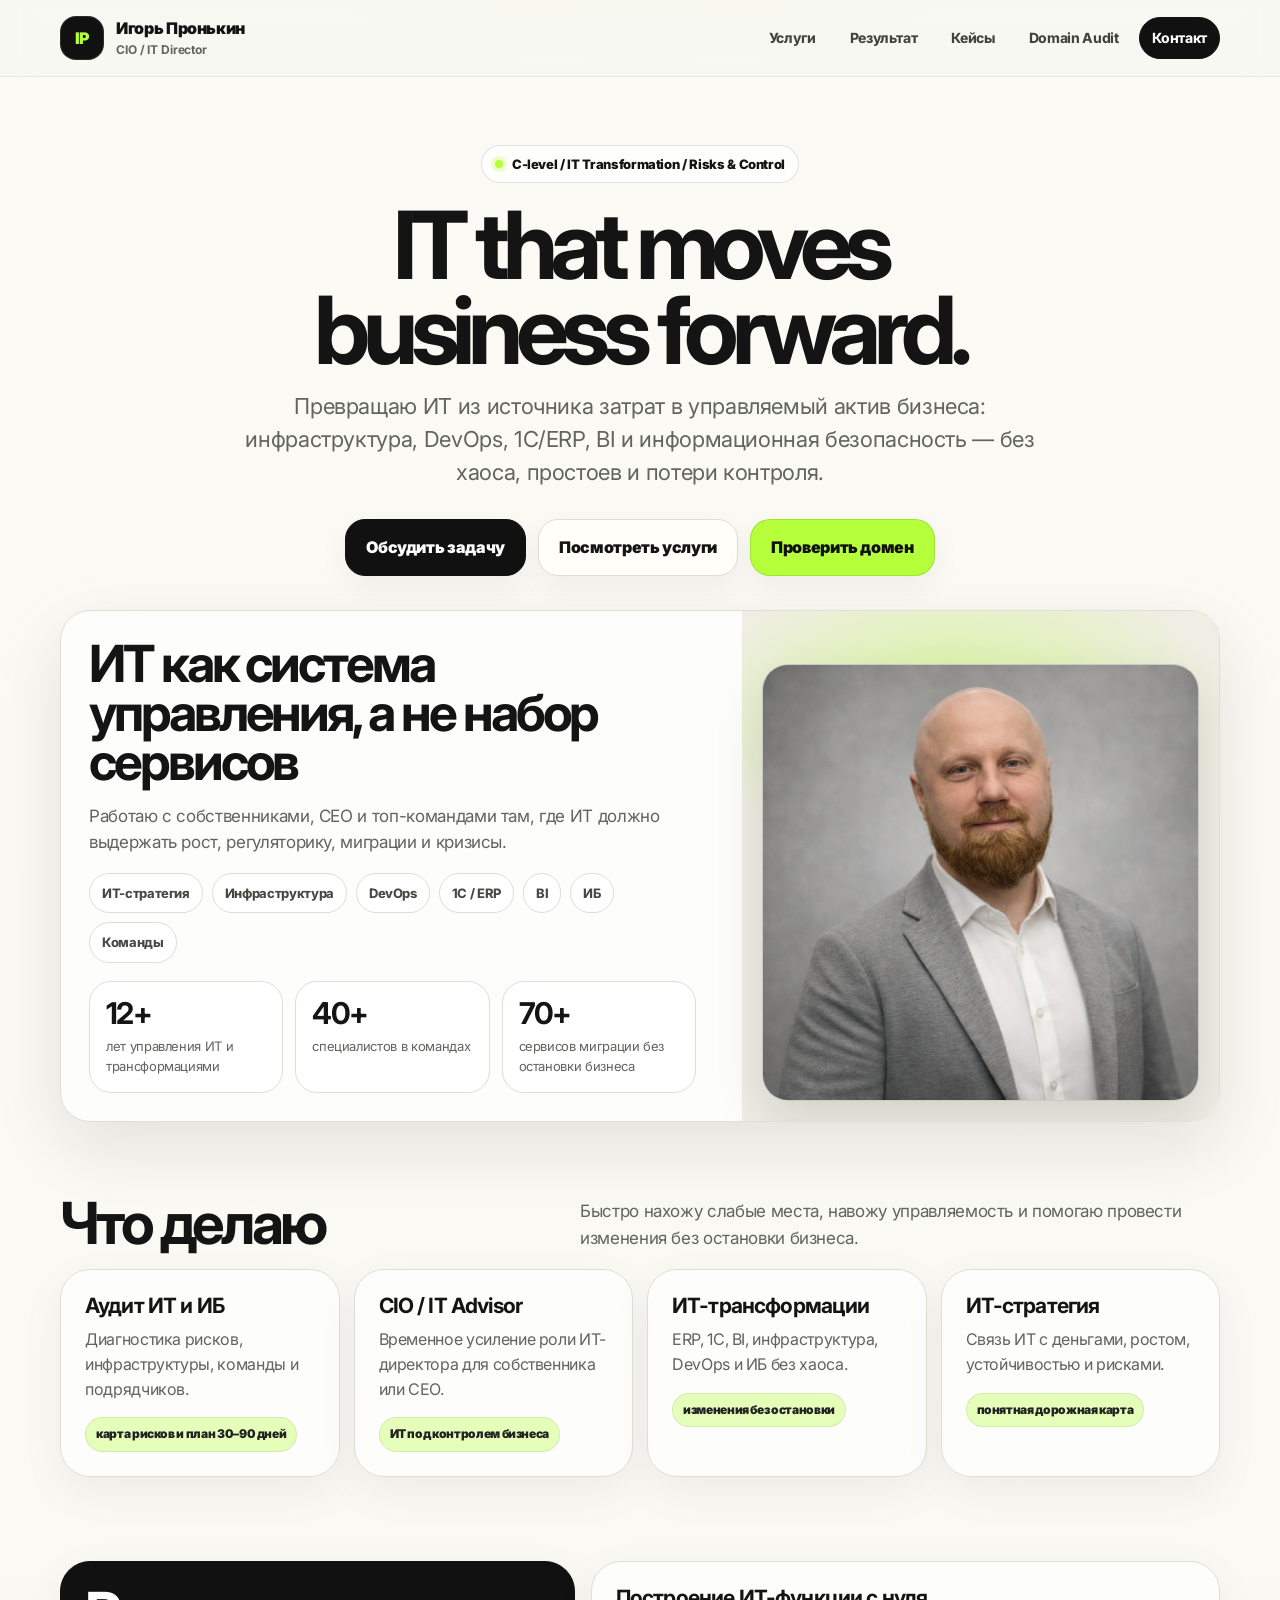
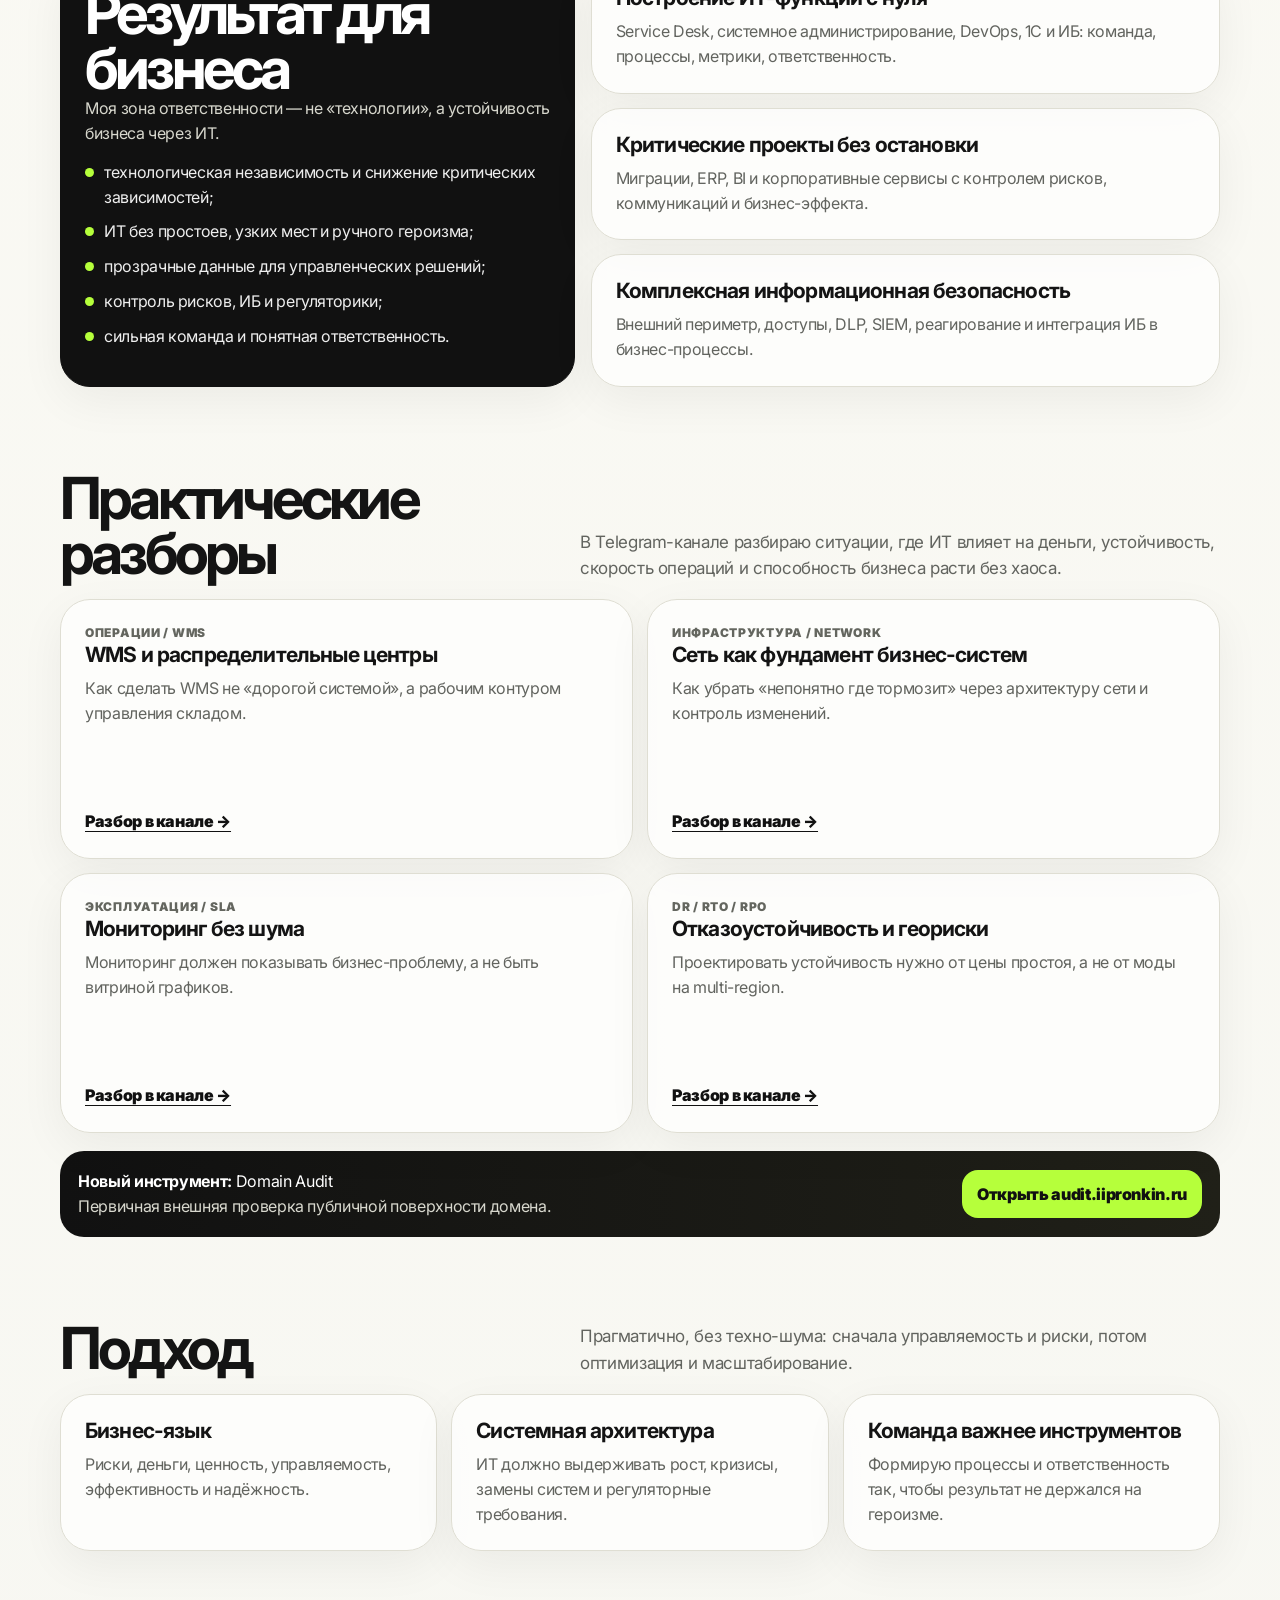
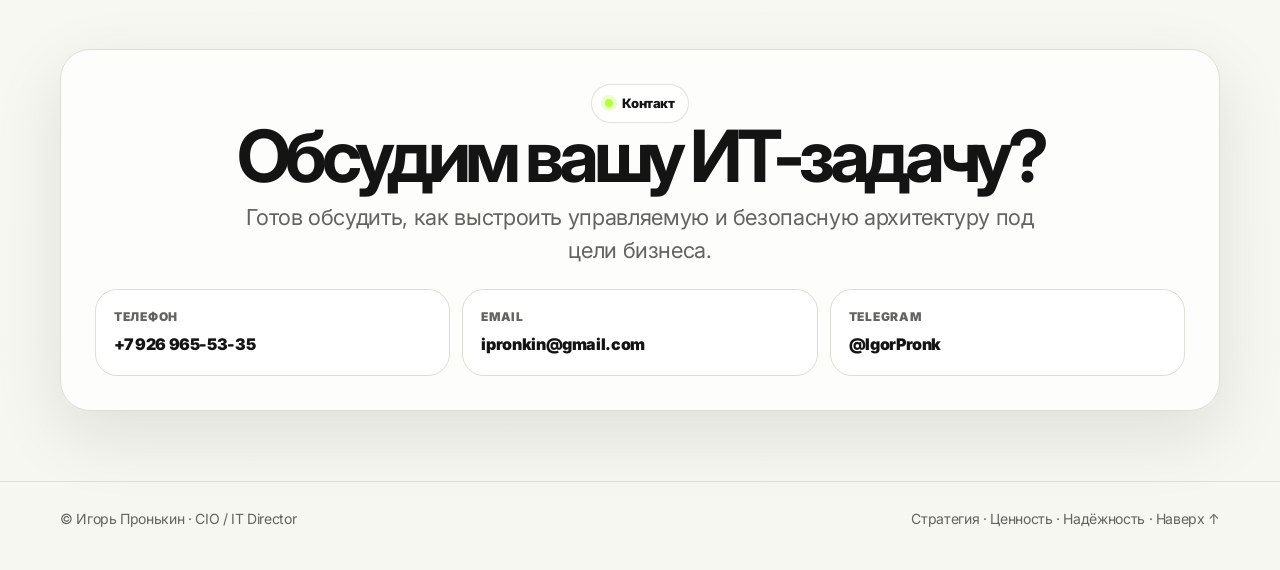
<file: index.html>
<!doctype html>
<html lang="ru">
<head>
  <!-- Yandex.Metrika counter -->
  <script type="text/javascript">
      (function(m,e,t,r,i,k,a){
          m[i]=m[i]||function(){(m[i].a=m[i].a||[]).push(arguments)};
          m[i].l=1*new Date();
          for (var j = 0; j < document.scripts.length; j++) {if (document.scripts[j].src === r) { return; }}
          k=e.createElement(t),a=e.getElementsByTagName(t)[0],k.async=1,k.src=r,a.parentNode.insertBefore(k,a)
      })(window, document,'script','https://mc.yandex.ru/metrika/tag.js?id=106325605', 'ym');
      ym(106325605, 'init', {ssr:true, webvisor:true, clickmap:true, ecommerce:"dataLayer", accurateTrackBounce:true, trackLinks:true});
  </script>
  <noscript><div><img src="https://mc.yandex.ru/watch/106325605" style="position:absolute; left:-9999px;" alt="" /></div></noscript>
  <!-- /Yandex.Metrika counter -->

  <meta charset="utf-8" />
  <meta name="viewport" content="width=device-width, initial-scale=1" />
  <title>Игорь Пронькин | CIO / IT Director</title>
  <meta name="description" content="Игорь Пронькин — CIO / IT Director. ИТ-трансформация, 1С, ERP, BI, инфраструктура, информационная безопасность и управление ИТ-командами." />
  <meta name="robots" content="index,follow,max-image-preview:large" />
  <link rel="canonical" href="https://iipronkin.ru/" />
  <meta property="og:type" content="website" />
  <meta property="og:title" content="Игорь Пронькин | CIO / IT Director" />
  <meta property="og:description" content="ИТ как управляемый актив бизнеса: стратегия, архитектура, инфраструктура, ERP/BI и информационная безопасность." />
  <meta property="og:url" content="https://iipronkin.ru/" />
  <meta property="og:site_name" content="Игорь Пронькин" />
  <meta name="twitter:card" content="summary_large_image" />
  <link rel="icon" href="/favicon.svg" type="image/svg+xml" />
  <link rel="preconnect" href="https://fonts.googleapis.com">
  <link rel="preconnect" href="https://fonts.gstatic.com" crossorigin>
  <link href="https://fonts.googleapis.com/css2?family=Inter:wght@400;500;600;700;800;900&display=swap" rel="stylesheet">
  <style>
    :root{
      --bg:#f7f7f2; --paper:#fffef8; --ink:#141414; --muted:#62645f; --line:#dfded3;
      --accent:#b6ff3b; --accent-soft:rgba(182,255,59,.34); --black:#111; --ok:#137a3f;
      --shadow:0 24px 70px rgba(20,20,20,.10); --radius:30px; --radius2:20px; --max:1160px;
    }
    *{box-sizing:border-box} html{scroll-behavior:smooth} body{margin:0;font-family:Inter,system-ui,-apple-system,Segoe UI,sans-serif;background:radial-gradient(980px 460px at 50% -7%,rgba(182,255,59,.50),transparent 66%),linear-gradient(180deg,#fbfaf4 0%,var(--bg) 100%);color:var(--ink);letter-spacing:-.022em;line-height:1.55} a{color:inherit;text-decoration:none}.wrap{width:min(var(--max),calc(100% - 36px));margin:0 auto}.top{position:sticky;top:0;z-index:20;backdrop-filter:blur(16px);background:rgba(247,247,242,.76);border-bottom:1px solid rgba(20,20,20,.08)}.nav{display:flex;align-items:center;justify-content:space-between;gap:18px;padding:16px 0}.brand{display:flex;align-items:center;gap:12px;font-weight:900}.mark{width:44px;height:44px;border-radius:16px;display:grid;place-items:center;background:var(--black);color:var(--accent);box-shadow:inset 0 0 0 1px rgba(255,255,255,.12);letter-spacing:-.05em}.brand small{display:block;color:var(--muted);font-size:12px;font-weight:700;letter-spacing:-.01em}.links{display:flex;gap:8px;align-items:center;flex-wrap:wrap}.links a{font-size:14px;font-weight:750;color:#41433f;border:1px solid transparent;border-radius:999px;padding:9px 12px}.links a:hover{background:rgba(255,255,255,.58);border-color:var(--line)}.links .cta{background:var(--black);color:#fff;border-color:var(--black)}.hero{text-align:center;padding:68px 0 32px}.eyebrow{display:inline-flex;gap:9px;align-items:center;border:1px solid rgba(20,20,20,.12);border-radius:999px;padding:8px 13px;background:rgba(255,255,255,.68);font-weight:850;font-size:13px}.dot{width:8px;height:8px;border-radius:99px;background:var(--accent);box-shadow:0 0 0 4px rgba(182,255,59,.26)}h1{font-size:clamp(46px,8vw,94px);line-height:.9;margin:20px auto 18px;max-width:980px;letter-spacing:-.078em}h1 span{display:block}.lead{max-width:820px;margin:0 auto;color:var(--muted);font-size:clamp(18px,2vw,22px);line-height:1.5}.hero-actions{display:flex;gap:12px;justify-content:center;flex-wrap:wrap;margin:30px 0 0}.btn{display:inline-flex;align-items:center;justify-content:center;border-radius:20px;padding:15px 20px;font-weight:900;border:1px solid var(--line);background:#fffef8;box-shadow:0 10px 30px rgba(20,20,20,.05)}.btn.primary{background:var(--black);border-color:var(--black);color:white}.btn.accent{background:var(--accent);border-color:rgba(20,20,20,.12);color:#111}.panel{background:rgba(255,255,255,.72);border:1px solid var(--line);border-radius:var(--radius);box-shadow:var(--shadow)}.hero-panel{display:grid;grid-template-columns:1fr .72fr;gap:18px;margin:34px auto 0;text-align:left;overflow:hidden}.hero-copy{padding:28px}.photo-card{min-height:100%;display:grid;grid-template-columns:1fr;align-items:end;background:radial-gradient(420px 240px at 45% 20%,rgba(182,255,59,.45),transparent 64%),#efeee4;padding:20px}.photo{border-radius:26px;overflow:hidden;border:1px solid rgba(20,20,20,.10);background:#ddd;box-shadow:0 20px 50px rgba(20,20,20,.12)}.photo img{width:100%;display:block}.tags{display:flex;flex-wrap:wrap;gap:9px;margin-top:18px}.tag{border:1px solid var(--line);background:#fff;border-radius:999px;padding:9px 12px;color:#464842;font-weight:760;font-size:13px}.metrics{display:grid;grid-template-columns:repeat(3,minmax(0,1fr));gap:12px;margin-top:18px}.metric{background:#fff;border:1px solid var(--line);border-radius:22px;padding:16px}.metric strong{display:block;font-size:30px;line-height:1;letter-spacing:-.055em}.metric span{display:block;color:var(--muted);font-size:13px;margin-top:8px}.section{padding:42px 0}.section-head{display:flex;align-items:end;justify-content:space-between;gap:20px;margin-bottom:18px}.section h2{font-size:clamp(32px,5vw,58px);line-height:.95;margin:0;letter-spacing:-.065em}.section p.kicker{max-width:640px;color:var(--muted);font-size:17px;margin:0}.grid{display:grid;gap:14px}.grid.cols-4{grid-template-columns:repeat(4,minmax(0,1fr))}.grid.cols-3{grid-template-columns:repeat(3,minmax(0,1fr))}.card{background:rgba(255,255,255,.72);border:1px solid var(--line);border-radius:var(--radius);padding:24px;box-shadow:0 14px 46px rgba(20,20,20,.055)}.card h3{font-size:21px;line-height:1.1;margin:0 0 10px;letter-spacing:-.04em}.card p{color:var(--muted);margin:0}.label{display:inline-flex;border-radius:999px;background:var(--accent-soft);border:1px solid rgba(20,20,20,.08);padding:7px 10px;margin-top:16px;font-size:12px;font-weight:900;color:#222}.split{display:grid;grid-template-columns:.9fr 1.1fr;gap:16px}.black{background:#111;color:#fff;border-color:#111}.black p,.black li{color:#d7d7cd}.black .label{background:rgba(182,255,59,.16);color:var(--accent);border-color:rgba(182,255,59,.25)}ul.clean{margin:14px 0 0;padding:0;list-style:none;display:grid;gap:10px}ul.clean li{display:flex;gap:10px;align-items:flex-start;color:#444}.black ul.clean li{color:#eee}ul.clean li:before{content:"";width:9px;height:9px;border-radius:99px;background:var(--accent);margin-top:8px;flex:0 0 9px}.case-grid{grid-template-columns:repeat(2,minmax(0,1fr))}.case{display:flex;flex-direction:column;min-height:260px}.case-meta{font-size:12px;font-weight:900;color:#64665f;text-transform:uppercase;letter-spacing:.06em}.case a{margin-top:auto;color:#111;font-weight:900;text-decoration:underline;text-underline-offset:4px}.contact{padding:56px 0 70px}.contact-box{text-align:center;padding:34px}.contact-box h2{font-size:clamp(38px,6vw,72px);line-height:.92;margin:0 0 12px;letter-spacing:-.075em}.contact-links{display:grid;grid-template-columns:repeat(3,minmax(0,1fr));gap:12px;margin-top:22px;text-align:left}.contact-link{background:#fff;border:1px solid var(--line);border-radius:22px;padding:18px}.contact-link span{display:block}.contact-link .name{font-size:12px;text-transform:uppercase;color:var(--muted);font-weight:900;letter-spacing:.06em}.contact-link .value{font-size:16px;font-weight:900;margin-top:6px;word-break:break-word}footer{border-top:1px solid var(--line);padding:26px 0 40px;color:var(--muted);font-size:14px}.footer-row{display:flex;justify-content:space-between;gap:12px;flex-wrap:wrap}.audit-strip{margin-top:18px;padding:18px;border-radius:24px;background:linear-gradient(90deg,#111,#202018);color:white;display:flex;justify-content:space-between;align-items:center;gap:14px}.audit-strip span{color:#d7d7cd}.audit-strip a{background:var(--accent);color:#111;border-radius:16px;padding:12px 15px;font-weight:950;white-space:nowrap}@media(max-width:900px){.links{display:none}.hero-panel,.split,.grid.cols-4,.grid.cols-3,.case-grid,.contact-links{grid-template-columns:1fr}.hero{text-align:left}.hero-actions{justify-content:flex-start}.metrics{grid-template-columns:1fr}.section-head{display:block}.section p.kicker{margin-top:10px}.photo-card{display:block;order:-1;padding:16px}.photo{max-width:320px;margin:0 auto}h1{font-size:48px}.audit-strip{display:block}.audit-strip a{display:inline-flex;margin-top:12px}}
  </style>
</head>
<body id="top">
  <header class="top">
    <nav class="wrap nav" aria-label="Главная навигация">
      <a class="brand" href="#top" aria-label="Игорь Пронькин — на главную">
        <div class="mark">IP</div>
        <div>Игорь Пронькин<small>CIO / IT Director</small></div>
      </a>
      <div class="links">
        <a href="#work">Услуги</a>
        <a href="#value">Результат</a>
        <a href="#cases">Кейсы</a>
        <a href="https://audit.iipronkin.ru/" target="_blank" rel="noopener">Domain Audit</a>
        <a class="cta" href="#contact">Контакт</a>
      </div>
    </nav>
  </header>

  <main>
    <section class="wrap hero">
      <div class="eyebrow"><span class="dot"></span> C-level / IT Transformation / Risks & Control</div>
      <h1><span>IT that moves</span><span>business forward.</span></h1>
      <p class="lead">Превращаю ИТ из источника затрат в управляемый актив бизнеса: инфраструктура, DevOps, 1С/ERP, BI и информационная безопасность — без хаоса, простоев и потери контроля.</p>
      <div class="hero-actions">
        <a class="btn primary" href="https://t.me/IgorPronk" target="_blank" rel="noopener">Обсудить задачу</a>
        <a class="btn" href="#work">Посмотреть услуги</a>
        <a class="btn accent" href="https://audit.iipronkin.ru/" target="_blank" rel="noopener">Проверить домен</a>
      </div>

      <div class="panel hero-panel">
        <div class="hero-copy">
          <h2 style="font-size:clamp(30px,4vw,52px);line-height:.96;margin:0;letter-spacing:-.06em">ИТ как система управления, а не набор сервисов</h2>
          <p style="color:var(--muted);font-size:17px;margin:16px 0 0">Работаю с собственниками, CEO и топ-командами там, где ИТ должно выдержать рост, регуляторику, миграции и кризисы.</p>
          <div class="tags">
            <span class="tag">ИТ-стратегия</span><span class="tag">Инфраструктура</span><span class="tag">DevOps</span><span class="tag">1С / ERP</span><span class="tag">BI</span><span class="tag">ИБ</span><span class="tag">Команды</span>
          </div>
          <div class="metrics">
            <div class="metric"><strong>12+</strong><span>лет управления ИТ и трансформациями</span></div>
            <div class="metric"><strong>40+</strong><span>специалистов в командах</span></div>
            <div class="metric"><strong>70+</strong><span>сервисов миграции без остановки бизнеса</span></div>
          </div>
        </div>
        <div class="photo-card">
          <div class="photo"><img src="assets/foto.png" alt="Игорь Пронькин"></div>
        </div>
      </div>
    </section>

    <section class="wrap section" id="work">
      <div class="section-head">
        <h2>Что делаю</h2>
        <p class="kicker">Быстро нахожу слабые места, навожу управляемость и помогаю провести изменения без остановки бизнеса.</p>
      </div>
      <div class="grid cols-4">
        <article class="card"><h3>Аудит ИТ и ИБ</h3><p>Диагностика рисков, инфраструктуры, команды и подрядчиков.</p><span class="label">карта рисков и план 30–90 дней</span></article>
        <article class="card"><h3>CIO / IT Advisor</h3><p>Временное усиление роли ИТ-директора для собственника или CEO.</p><span class="label">ИТ под контролем бизнеса</span></article>
        <article class="card"><h3>ИТ-трансформации</h3><p>ERP, 1С, BI, инфраструктура, DevOps и ИБ без хаоса.</p><span class="label">изменения без остановки</span></article>
        <article class="card"><h3>ИТ-стратегия</h3><p>Связь ИТ с деньгами, ростом, устойчивостью и рисками.</p><span class="label">понятная дорожная карта</span></article>
      </div>
    </section>

    <section class="wrap section" id="value">
      <div class="split">
        <div class="card black">
          <h2>Результат для бизнеса</h2>
          <p>Моя зона ответственности — не «технологии», а устойчивость бизнеса через ИТ.</p>
          <ul class="clean">
            <li>технологическая независимость и снижение критических зависимостей;</li>
            <li>ИТ без простоев, узких мест и ручного героизма;</li>
            <li>прозрачные данные для управленческих решений;</li>
            <li>контроль рисков, ИБ и регуляторики;</li>
            <li>сильная команда и понятная ответственность.</li>
          </ul>
        </div>
        <div class="grid">
          <article class="card"><h3>Построение ИТ-функции с нуля</h3><p>Service Desk, системное администрирование, DevOps, 1С и ИБ: команда, процессы, метрики, ответственность.</p></article>
          <article class="card"><h3>Критические проекты без остановки</h3><p>Миграции, ERP, BI и корпоративные сервисы с контролем рисков, коммуникаций и бизнес-эффекта.</p></article>
          <article class="card"><h3>Комплексная информационная безопасность</h3><p>Внешний периметр, доступы, DLP, SIEM, реагирование и интеграция ИБ в бизнес-процессы.</p></article>
        </div>
      </div>
    </section>

    <section class="wrap section" id="cases">
      <div class="section-head">
        <h2>Практические разборы</h2>
        <p class="kicker">В Telegram-канале разбираю ситуации, где ИТ влияет на деньги, устойчивость, скорость операций и способность бизнеса расти без хаоса.</p>
      </div>
      <div class="grid case-grid">
        <article class="card case"><div class="case-meta">Операции / WMS</div><h3>WMS и распределительные центры</h3><p>Как сделать WMS не «дорогой системой», а рабочим контуром управления складом.</p><a href="https://t.me/PronkinPROIT/18" target="_blank" rel="noopener">Разбор в канале →</a></article>
        <article class="card case"><div class="case-meta">Инфраструктура / Network</div><h3>Сеть как фундамент бизнес-систем</h3><p>Как убрать «непонятно где тормозит» через архитектуру сети и контроль изменений.</p><a href="https://t.me/PronkinPROIT/13" target="_blank" rel="noopener">Разбор в канале →</a></article>
        <article class="card case"><div class="case-meta">Эксплуатация / SLA</div><h3>Мониторинг без шума</h3><p>Мониторинг должен показывать бизнес-проблему, а не быть витриной графиков.</p><a href="https://t.me/PronkinPROIT/19" target="_blank" rel="noopener">Разбор в канале →</a></article>
        <article class="card case"><div class="case-meta">DR / RTO / RPO</div><h3>Отказоустойчивость и геориски</h3><p>Проектировать устойчивость нужно от цены простоя, а не от моды на multi-region.</p><a href="https://t.me/PronkinPROIT/16" target="_blank" rel="noopener">Разбор в канале →</a></article>
      </div>
      <div class="audit-strip">
        <div><strong>Новый инструмент:</strong> Domain Audit<br><span>Первичная внешняя проверка публичной поверхности домена.</span></div>
        <a href="https://audit.iipronkin.ru/" target="_blank" rel="noopener">Открыть audit.iipronkin.ru</a>
      </div>
    </section>

    <section class="wrap section" id="approach">
      <div class="section-head">
        <h2>Подход</h2>
        <p class="kicker">Прагматично, без техно-шума: сначала управляемость и риски, потом оптимизация и масштабирование.</p>
      </div>
      <div class="grid cols-3">
        <article class="card"><h3>Бизнес-язык</h3><p>Риски, деньги, ценность, управляемость, эффективность и надёжность.</p></article>
        <article class="card"><h3>Системная архитектура</h3><p>ИТ должно выдерживать рост, кризисы, замены систем и регуляторные требования.</p></article>
        <article class="card"><h3>Команда важнее инструментов</h3><p>Формирую процессы и ответственность так, чтобы результат не держался на героизме.</p></article>
      </div>
    </section>

    <section class="wrap contact" id="contact">
      <div class="panel contact-box">
        <div class="eyebrow"><span class="dot"></span> Контакт</div>
        <h2>Обсудим вашу ИТ-задачу?</h2>
        <p class="lead">Готов обсудить, как выстроить управляемую и безопасную архитектуру под цели бизнеса.</p>
        <div class="contact-links">
          <a class="contact-link" href="tel:+79269655335"><span class="name">Телефон</span><span class="value">+7 926 965-53-35</span></a>
          <a class="contact-link" href="mailto:ipronkin@gmail.com"><span class="name">Email</span><span class="value">ipronkin@gmail.com</span></a>
          <a class="contact-link" href="https://t.me/IgorPronk" target="_blank" rel="noopener"><span class="name">Telegram</span><span class="value">@IgorPronk</span></a>
        </div>
      </div>
    </section>
  </main>

  <footer>
    <div class="wrap footer-row">
      <div>© Игорь Пронькин · CIO / IT Director</div>
      <div>Стратегия · Ценность · Надёжность · <a href="#top">Наверх ↑</a></div>
    </div>
  </footer>
</body>
</html>
</file>
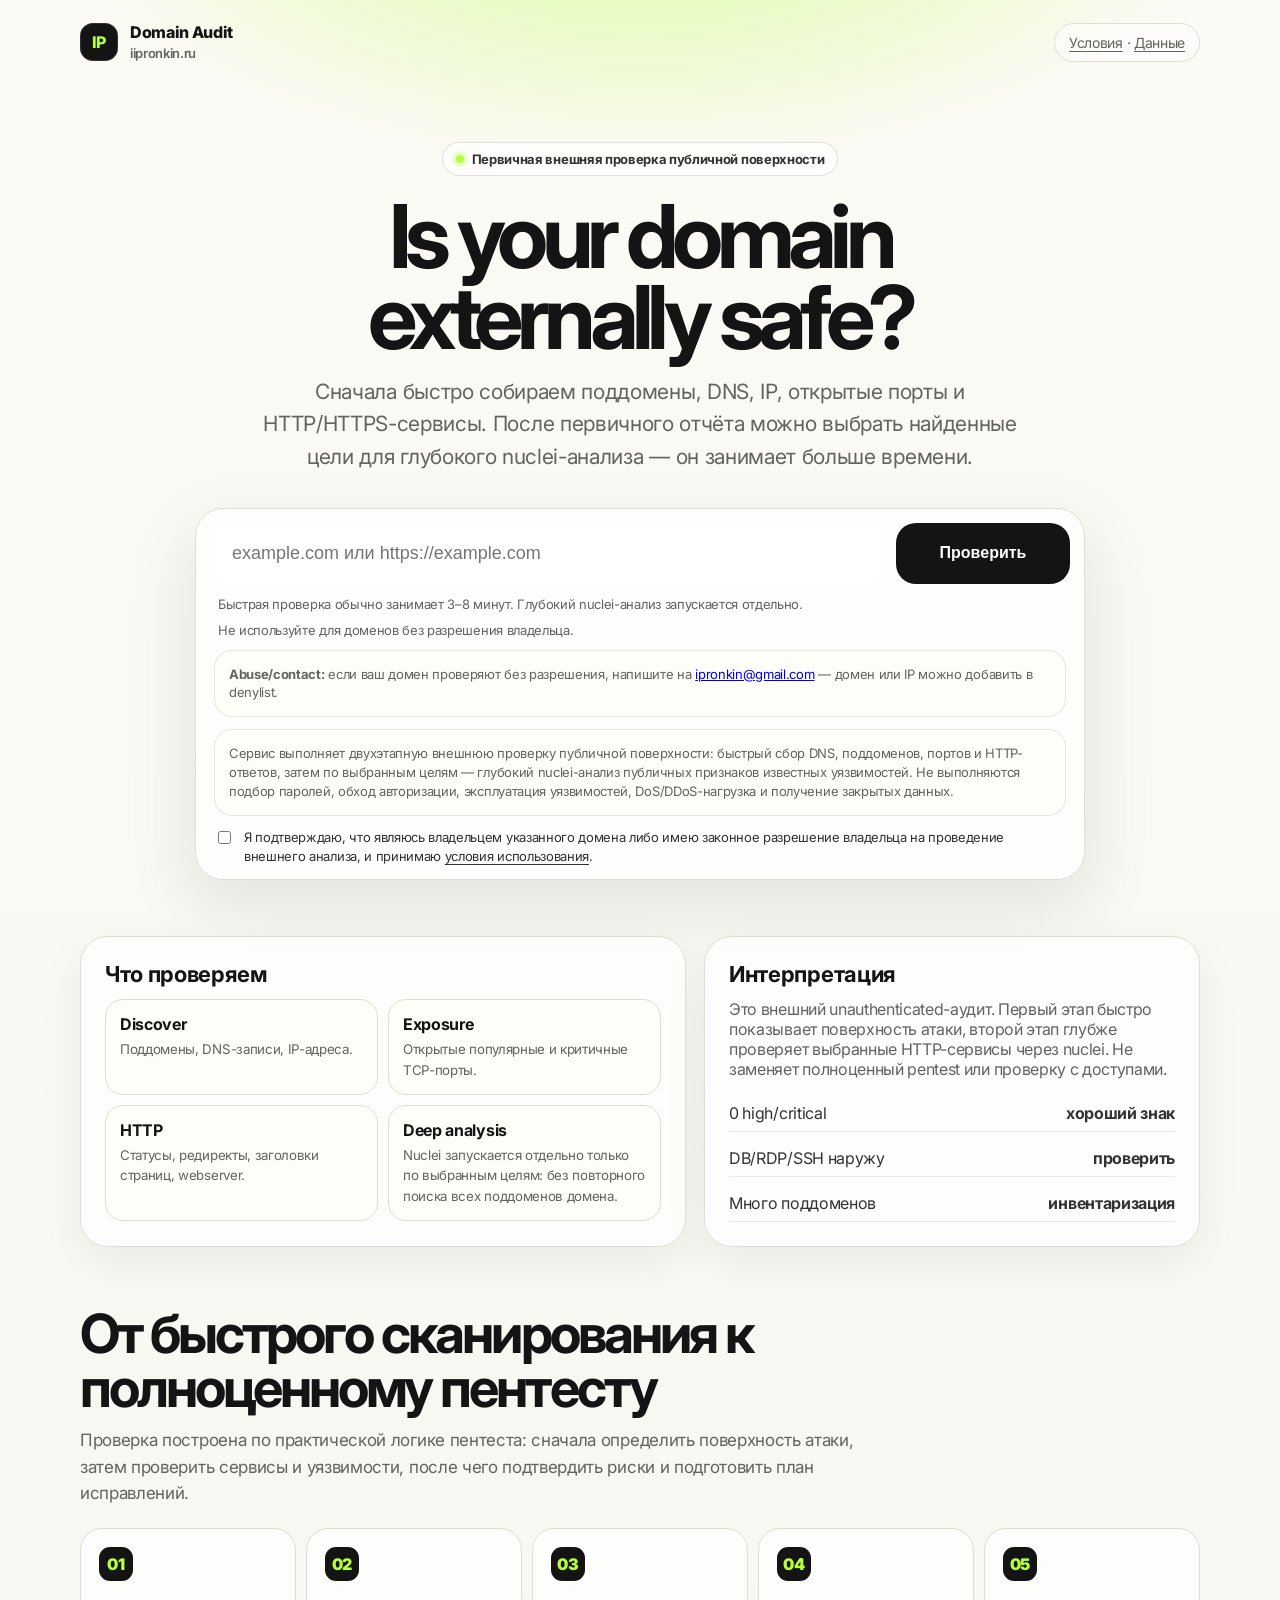
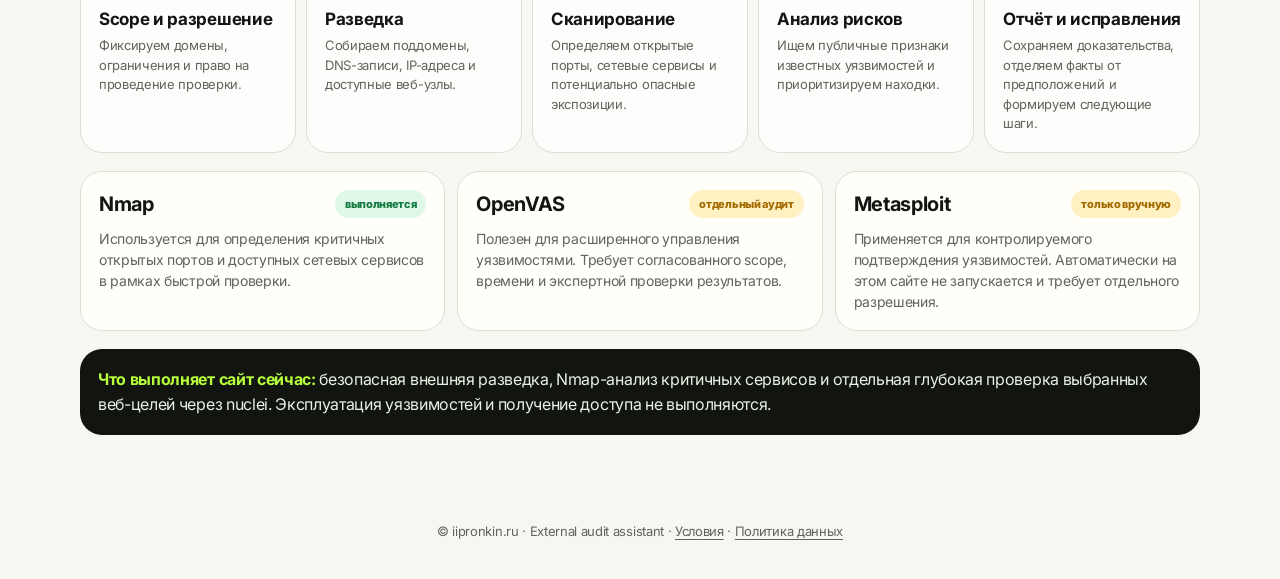
<file: audit/index.html>
<!doctype html>
<html lang="ru">
<head>
  <meta charset="utf-8" />
  <meta name="viewport" content="width=device-width, initial-scale=1" />
  <title>External Domain Audit | iipronkin.ru</title>
  <meta name="description" content="Внешний аудит домена по этапам пентеста: разведка, Nmap-анализ сервисов, проверка веб-уязвимостей и понятный отчёт." />
  <meta name="robots" content="noindex,nofollow" />
  <link rel="icon" href="/favicon.svg" type="image/svg+xml" />
  <link rel="preconnect" href="https://fonts.googleapis.com">
  <link rel="preconnect" href="https://fonts.gstatic.com" crossorigin>
  <link href="https://fonts.googleapis.com/css2?family=Inter:wght@400;500;600;700;800;900&display=swap" rel="stylesheet">
  <style>
    :root{
      --bg:#f7f7f2; --ink:#141414; --muted:#62645f; --line:#dfded3; --soft:#fffef8;
      --accent:#b6ff3b; --accent2:#0f172a; --ok:#137a3f; --warn:#a36a00; --bad:#b42318;
      --shadow:0 24px 70px rgba(20,20,20,.10); --radius:28px; --radius2:18px;
    }
    *{box-sizing:border-box} body{margin:0;font-family:Inter,system-ui,-apple-system,Segoe UI,sans-serif;background:radial-gradient(900px 420px at 50% -5%,rgba(182,255,59,.46),transparent 65%),linear-gradient(180deg,#fbfaf4 0%,var(--bg) 100%);color:var(--ink);letter-spacing:-.02em}.wrap{width:min(1120px,calc(100% - 36px));margin:0 auto}.top{display:flex;align-items:center;justify-content:space-between;gap:16px;padding:22px 0}.brand{display:flex;align-items:center;gap:12px;font-weight:800;text-decoration:none;color:inherit}.mark{width:38px;height:38px;border-radius:13px;display:grid;place-items:center;background:var(--ink);color:var(--accent);box-shadow:inset 0 0 0 1px rgba(255,255,255,.12)}.pill{border:1px solid var(--line);border-radius:999px;padding:10px 14px;background:rgba(255,255,255,.55);color:var(--muted);font-size:14px}.hero{text-align:center;padding:58px 0 30px}.eyebrow{display:inline-flex;gap:8px;align-items:center;border:1px solid rgba(20,20,20,.12);border-radius:999px;padding:8px 13px;background:rgba(255,255,255,.65);color:#31332f;font-weight:700;font-size:13px}.dot{width:8px;height:8px;border-radius:99px;background:var(--accent);box-shadow:0 0 0 4px rgba(182,255,59,.26)}h1{font-size:clamp(44px,8vw,88px);line-height:.92;margin:20px auto 18px;max-width:920px;letter-spacing:-.075em}h1 span{display:block}.lead{max-width:760px;margin:0 auto;color:var(--muted);font-size:clamp(17px,2vw,21px);line-height:1.55}.scanner{max-width:890px;margin:34px auto 0;background:rgba(255,255,255,.82);border:1px solid var(--line);border-radius:var(--radius);box-shadow:var(--shadow);padding:14px}.form{display:flex;gap:10px}.input{flex:1;border:0;background:#fff;border-radius:20px;padding:20px 22px;font-size:18px;outline:1px solid transparent;color:var(--ink);min-width:0}.input:focus{outline-color:rgba(20,20,20,.18)}.btn{border:0;border-radius:20px;background:var(--ink);color:white;padding:0 24px;font-weight:800;font-size:16px;cursor:pointer;min-width:174px}.btn:hover{transform:translateY(-1px)}.btn:disabled{opacity:.58;cursor:not-allowed;transform:none}.hint{display:flex;justify-content:space-between;gap:10px;flex-wrap:wrap;color:var(--muted);font-size:13px;margin:12px 8px 2px}.grid{display:grid;grid-template-columns:1.1fr .9fr;gap:18px;margin:26px 0 60px}.card{background:rgba(255,255,255,.72);border:1px solid var(--line);border-radius:var(--radius);padding:24px;box-shadow:0 14px 46px rgba(20,20,20,.06)}.card h2{font-size:22px;margin:0 0 12px}.checks{display:grid;grid-template-columns:repeat(2,minmax(0,1fr));gap:10px}.check{border:1px solid var(--line);border-radius:18px;padding:14px;background:var(--soft)}.check b{display:block;margin-bottom:4px}.check small{color:var(--muted);line-height:1.4}.method{margin:0 0 60px}.sectionhead{max-width:800px;margin:0 0 22px}.sectionhead h2{font-size:clamp(32px,5vw,54px);line-height:1;margin:0 0 12px;letter-spacing:-.055em}.sectionhead p{margin:0;color:var(--muted);font-size:17px;line-height:1.55}.stages{display:grid;grid-template-columns:repeat(5,minmax(0,1fr));gap:10px}.stage{position:relative;border:1px solid var(--line);border-radius:22px;padding:18px;background:rgba(255,255,255,.72);min-height:190px}.stage-num{display:grid;place-items:center;width:34px;height:34px;border-radius:11px;background:var(--ink);color:var(--accent);font-weight:900;margin-bottom:28px}.stage h3{margin:0 0 7px;font-size:17px}.stage p{margin:0;color:var(--muted);font-size:13px;line-height:1.5}.toolmap{display:grid;grid-template-columns:repeat(3,minmax(0,1fr));gap:12px;margin-top:18px}.tool{border:1px solid var(--line);border-radius:22px;padding:18px;background:var(--soft)}.tooltop{display:flex;align-items:center;justify-content:space-between;gap:8px;margin-bottom:10px}.tool h3{margin:0;font-size:20px}.tool p{margin:0;color:var(--muted);font-size:14px;line-height:1.5}.tag{border-radius:999px;padding:7px 10px;font-weight:800;font-size:11px;white-space:nowrap}.tag.live{background:#dff8e8;color:var(--ok)}.tag.controlled{background:#fff1c2;color:var(--warn)}.scope-note{margin-top:18px;border-radius:22px;padding:18px;background:#11140f;color:#e9f1e4;line-height:1.55}.scope-note b{color:var(--accent)}.result{display:none;margin-top:18px;text-align:left}.result.show{display:block}.status{display:flex;align-items:center;justify-content:space-between;gap:12px;border:1px solid var(--line);border-radius:22px;background:var(--soft);padding:16px;margin-bottom:14px}.badge{border-radius:999px;padding:8px 11px;font-weight:800;font-size:12px;background:#ecebe0;color:#35362f}.badge.ok{background:#dff8e8;color:var(--ok)}.badge.run{background:#fff1c2;color:var(--warn)}.badge.bad{background:#ffe0dc;color:var(--bad)}.riskbox{border:2px solid #ff5a4f;background:linear-gradient(180deg,#fff0ee,#ffe0dc);border-radius:22px;padding:16px;margin:14px 0;color:#7a140d}.riskbox.warn{border-color:#f0b429;background:linear-gradient(180deg,#fff8e1,#fff1c2);color:#6f4500}.riskbox h3{margin:0 0 8px;font-size:18px}.riskbox ul{margin:8px 0 0;padding-left:18px}.runbox{border:2px solid #f0b429;background:linear-gradient(180deg,#fff8e1,#fff1c2);border-radius:22px;padding:16px;margin:14px 0;color:#4d3300}.runhead{display:flex;align-items:center;gap:10px;font-weight:900;font-size:18px}.spinner{width:18px;height:18px;border-radius:50%;border:3px solid rgba(20,20,20,.18);border-top-color:#141414;animation:spin .9s linear infinite}.progress{height:12px;border-radius:999px;background:rgba(20,20,20,.10);overflow:hidden;margin:14px 0 10px}.bar{height:100%;width:18%;min-width:18%;border-radius:999px;background:#141414;animation:movebar 1.4s ease-in-out infinite}.runmeta{display:grid;grid-template-columns:repeat(3,minmax(0,1fr));gap:8px;margin-top:12px}.runmeta div{border:1px solid rgba(20,20,20,.10);border-radius:14px;background:rgba(255,255,255,.46);padding:10px}.runmeta b{display:block}.runmeta span{font-size:12px;color:#6f4500}@keyframes spin{to{transform:rotate(360deg)}}@keyframes movebar{0%{transform:translateX(-80%)}50%{transform:translateX(210%)}100%{transform:translateX(520%)}}.riskbox li{margin:5px 0}.metrics{display:grid;grid-template-columns:repeat(3,minmax(0,1fr));gap:10px}.metric{background:#fff;border:1px solid var(--line);border-radius:18px;padding:14px}.metric strong{display:block;font-size:26px}.metric span{color:var(--muted);font-size:13px}.list{margin:14px 0 0;padding:0;list-style:none;display:grid;gap:8px}.list li{display:flex;justify-content:space-between;gap:12px;border-bottom:1px solid rgba(20,20,20,.08);padding:8px 0;color:#333}.mono{font-family:ui-monospace,SFMono-Regular,Menlo,monospace;font-size:13px;color:var(--muted);word-break:break-all}.log{max-height:170px;overflow:auto;white-space:pre-wrap;background:#11140f;color:#d8ffd1;border-radius:18px;padding:14px;font-family:ui-monospace,SFMono-Regular,Menlo,monospace;font-size:12px;line-height:1.5}.legal-note{margin:12px 4px 0;padding:14px;border:1px solid rgba(20,20,20,.1);border-radius:18px;background:#fffef8;color:var(--muted);font-size:13px;line-height:1.45;text-align:left}.agree{display:flex;gap:10px;align-items:flex-start;margin:12px 4px 0;color:#31332f;font-size:13px;line-height:1.45;text-align:left}.agree input{margin-top:3px;accent-color:#141414}.agree a,.footer a,.pill a{color:inherit;text-decoration:underline;text-underline-offset:3px}.footer{color:var(--muted);font-size:13px;text-align:center;padding:28px 0 40px}@media(max-width:980px){.stages{grid-template-columns:repeat(2,minmax(0,1fr))}.toolmap{grid-template-columns:1fr}}@media(max-width:820px){.form{flex-direction:column}.btn{height:58px}.grid{grid-template-columns:1fr}.checks,.metrics,.stages{grid-template-columns:1fr}h1{font-size:48px}.top{align-items:flex-start}.pill{display:none}.stage{min-height:0}.stage-num{margin-bottom:18px}}
  .deepbox{border:1px solid rgba(20,20,20,.12);background:#fff;border-radius:22px;padding:16px;margin:14px 0}.deepbox h3{margin:0 0 8px;font-size:18px}.deepbox p{color:var(--muted);margin:0 0 12px;line-height:1.45}.candidates{display:grid;gap:8px}.candidate{display:flex;align-items:flex-start;gap:12px;border:1px solid var(--line);border-radius:16px;padding:12px;background:var(--soft);cursor:pointer}.candidate:hover{border-color:rgba(20,20,20,.28)}.candidate input{margin-top:3px;accent-color:#141414}.candidate small{display:block;color:var(--muted);margin-top:3px;word-break:break-word}.deepactions{display:flex;align-items:center;justify-content:space-between;gap:12px;flex-wrap:wrap;margin-top:14px}.deepbtn{border:0;border-radius:14px;background:var(--accent2);color:white;padding:12px 14px;font-weight:800;cursor:pointer;white-space:nowrap}.deepbtn:disabled{opacity:.55;cursor:not-allowed}.selecthint{font-size:13px;color:var(--muted)}.reportactions{display:flex;gap:10px;flex-wrap:wrap;margin:14px 0}.downloadbtn{display:inline-flex;align-items:center;justify-content:center;border-radius:14px;background:#141414;color:#fff;text-decoration:none;padding:12px 14px;font-weight:800}.downloadbtn:hover{transform:translateY(-1px)}.deeptargets{border:1px solid rgba(20,20,20,.10);border-radius:18px;background:#fff;padding:12px;margin:12px 0}.deeptargets b{display:block;margin-bottom:8px}.deeptargets ul{margin:0;padding-left:18px}.deeptargets li{margin:4px 0;word-break:break-all}.findings{border:1px solid var(--line);border-radius:18px;padding:12px;background:#fff;margin:12px 0}.findings h3{margin:0 0 8px;font-size:17px}.findings li{justify-content:flex-start}.modebadge{background:#e7f0ff;color:#183b73}</style>
</head>
<body>
  <header class="wrap top">
    <a class="brand" href="https://iipronkin.ru/" target="_blank" rel="noopener"><div class="mark">IP</div><div>Domain Audit<br><span style="color:var(--muted);font-size:13px;font-weight:600">iipronkin.ru</span></div></a>
    <div class="pill"><a href="/terms">Условия</a> · <a href="/privacy">Данные</a></div>
  </header>
  <main class="wrap">
    <section class="hero">
      <div class="eyebrow"><span class="dot"></span> Первичная внешняя проверка публичной поверхности</div>
      <h1><span>Is your domain</span><span>externally safe?</span></h1>
      <p class="lead">Сначала быстро собираем поддомены, DNS, IP, открытые порты и HTTP/HTTPS-сервисы. После первичного отчёта можно выбрать найденные цели для глубокого nuclei-анализа — он занимает больше времени.</p>
      <div class="scanner">
        <form class="form" id="scanForm">
          <input class="input" id="domainInput" autocomplete="off" spellcheck="false" placeholder="example.com или https://example.com" />
          <button class="btn" id="scanBtn" type="submit">Проверить</button>
        </form>
        <div class="hint"><span>Быстрая проверка обычно занимает 3–8 минут. Глубокий nuclei-анализ запускается отдельно.</span><span>Не используйте для доменов без разрешения владельца.</span></div>
        <div class="legal-note"><b>Abuse/contact:</b> если ваш домен проверяют без разрешения, напишите на <a href="mailto:ipronkin@gmail.com">ipronkin@gmail.com</a> — домен или IP можно добавить в denylist.</div>
        <div class="legal-note">Сервис выполняет двухэтапную внешнюю проверку публичной поверхности: быстрый сбор DNS, поддоменов, портов и HTTP-ответов, затем по выбранным целям — глубокий nuclei-анализ публичных признаков известных уязвимостей. Не выполняются подбор паролей, обход авторизации, эксплуатация уязвимостей, DoS/DDoS-нагрузка и получение закрытых данных.</div>
        <label class="agree"><input id="termsCheck" type="checkbox" required><span>Я подтверждаю, что являюсь владельцем указанного домена либо имею законное разрешение владельца на проведение внешнего анализа, и принимаю <a href="/terms" target="_blank" rel="noopener">условия использования</a>.</span></label>
        <div class="result" id="result"></div>
      </div>
    </section>
    <section class="grid">
      <div class="card">
        <h2>Что проверяем</h2>
        <div class="checks">
          <div class="check"><b>Discover</b><small>Поддомены, DNS-записи, IP-адреса.</small></div>
          <div class="check"><b>Exposure</b><small>Открытые популярные и критичные TCP-порты.</small></div>
          <div class="check"><b>HTTP</b><small>Статусы, редиректы, заголовки страниц, webserver.</small></div>
          <div class="check"><b>Deep analysis</b><small>Nuclei запускается отдельно только по выбранным целям: без повторного поиска всех поддоменов домена.</small></div>
        </div>
      </div>
      <div class="card">
        <h2>Интерпретация</h2>
        <p style="color:var(--muted);margin-top:0">Это внешний unauthenticated-аудит. Первый этап быстро показывает поверхность атаки, второй этап глубже проверяет выбранные HTTP-сервисы через nuclei. Не заменяет полноценный pentest или проверку с доступами.</p>
        <ul class="list">
          <li><span>0 high/critical</span><b>хороший знак</b></li>
          <li><span>DB/RDP/SSH наружу</span><b>проверить</b></li>
          <li><span>Много поддоменов</span><b>инвентаризация</b></li>
        </ul>
      </div>
    </section>
    <section class="method">
      <div class="sectionhead">
        <h2>От быстрого сканирования к полноценному пентесту</h2>
        <p>Проверка построена по практической логике пентеста: сначала определить поверхность атаки, затем проверить сервисы и уязвимости, после чего подтвердить риски и подготовить план исправлений.</p>
      </div>
      <div class="stages">
        <article class="stage"><div class="stage-num">01</div><h3>Scope и разрешение</h3><p>Фиксируем домены, ограничения и право на проведение проверки.</p></article>
        <article class="stage"><div class="stage-num">02</div><h3>Разведка</h3><p>Собираем поддомены, DNS-записи, IP-адреса и доступные веб-узлы.</p></article>
        <article class="stage"><div class="stage-num">03</div><h3>Сканирование</h3><p>Определяем открытые порты, сетевые сервисы и потенциально опасные экспозиции.</p></article>
        <article class="stage"><div class="stage-num">04</div><h3>Анализ рисков</h3><p>Ищем публичные признаки известных уязвимостей и приоритизируем находки.</p></article>
        <article class="stage"><div class="stage-num">05</div><h3>Отчёт и исправления</h3><p>Сохраняем доказательства, отделяем факты от предположений и формируем следующие шаги.</p></article>
      </div>
      <div class="toolmap">
        <article class="tool"><div class="tooltop"><h3>Nmap</h3><span class="tag live">выполняется</span></div><p>Используется для определения критичных открытых портов и доступных сетевых сервисов в рамках быстрой проверки.</p></article>
        <article class="tool"><div class="tooltop"><h3>OpenVAS</h3><span class="tag controlled">отдельный аудит</span></div><p>Полезен для расширенного управления уязвимостями. Требует согласованного scope, времени и экспертной проверки результатов.</p></article>
        <article class="tool"><div class="tooltop"><h3>Metasploit</h3><span class="tag controlled">только вручную</span></div><p>Применяется для контролируемого подтверждения уязвимостей. Автоматически на этом сайте не запускается и требует отдельного разрешения.</p></article>
      </div>
      <div class="scope-note"><b>Что выполняет сайт сейчас:</b> безопасная внешняя разведка, Nmap-анализ критичных сервисов и отдельная глубокая проверка выбранных веб-целей через nuclei. Эксплуатация уязвимостей и получение доступа не выполняются.</div>
    </section>
  </main>
  <footer class="footer wrap">© iipronkin.ru · External audit assistant · <a href="/terms">Условия</a> · <a href="/privacy">Политика данных</a></footer>
  <script>
    const form = document.getElementById('scanForm');
    const input = document.getElementById('domainInput');
    const btn = document.getElementById('scanBtn');
    const termsCheck = document.getElementById('termsCheck');
    const result = document.getElementById('result');
    let timer = null;
    let activeJobId = localStorage.getItem('auditActiveJobId') || null;
    const esc = s => String(s ?? '').replace(/[&<>'"]/g, c => ({'&':'&amp;','<':'&lt;','>':'&gt;',"'":'&#39;','"':'&quot;'}[c]));
    const fmtDuration = iso => { if(!iso) return '—'; const sec = Math.max(0, Math.floor((Date.now() - new Date(iso).getTime()) / 1000)); const m = Math.floor(sec / 60); const s = sec % 60; return `${m}:${String(s).padStart(2,'0')}`; };
    const fmtNumber = n => Number.isFinite(Number(n)) ? Number(n).toLocaleString('ru-RU') : '—';
    const progressFromLog = rows => {
      for(const line of [...(rows || [])].reverse()){
        try{
          const x = JSON.parse(line);
          if(x && x.total != null && x.requests != null) return {total:Number(x.total),requests:Number(x.requests),percent:Number(x.percent || 0),rps:Number(x.rps || 0),hosts:Number(x.hosts || 0),templates:Number(x.templates || 0),matched:Number(x.matched || 0),errors:Number(x.errors || 0),duration:x.duration || ''};
        }catch{}
      }
      return null;
    };
    const phaseLabel = phase => {
      const raw = String(phase || '').trim();
      if(!raw) return 'Подготовка проверки';
      if(raw.startsWith('{') || raw.startsWith('[') || raw.includes('httpx') || raw.includes('status_code') || raw.includes('content_length')) return 'Анализ HTTP/HTTPS-ответов';
      if(raw.includes('External audit started')) return 'Инициализация проверки';
      if(raw.includes('Output:')) return 'Подготовка рабочего отчёта';
      if(raw.includes('Collecting subdomains')) return 'Сбор публичных поддоменов';
      if(raw.includes('crt.sh error')) return 'Проверка публичных источников сертификатов';
      if(raw.includes('Resolving')) return 'Разрешение DNS-записей';
      if(raw.includes('Scanning ports')) return 'Проверка открытых сетевых портов';
      if(raw.includes('Nmap') || raw.includes('Service detection')) return 'Определение доступных сетевых сервисов';
      if(raw.includes('Probing HTTP')) return 'Проверка HTTP/HTTPS-сервисов';
      if(raw.includes('Crawling')) return 'Сбор публичных web-страниц';
      if(raw.toLowerCase().includes('nuclei')) return 'Поиск публичных признаков уязвимостей';
      if(raw.includes('Writing summary')) return 'Формирование итогового отчёта';
      if(raw.includes('Done')) return 'Проверка завершена';
      if(/^[\w.-]+:\d+$/.test(raw)) return 'Фиксация открытых сетевых портов';
      if(raw.length > 90) return 'Выполняется очередной этап внешней проверки';
      return raw.replace(/^\[\+\]\s*/, '');
    };
    function render(data){
      result.classList.add('show');
      const queued = data.status === 'queued';
      const running = data.status === 'running' || queued;
      const failed = data.status === 'failed';
      const denied = data.denylisted === true;
      const c = data.counts || {};
      const http = (data.http || []).slice(0,5).map(x => `<li><span>${esc(x.url)}</span><b>${esc(x.status_code || '')}</b></li>`).join('');
      const exposure = data.exposure || {};
      const critical = exposure.critical || [];
      const warnings = exposure.warnings || [];
      const riskItems = (critical.length ? critical : warnings).slice(0,8).map(x => `<li><b>${esc(x.evidence)}</b> — ${esc(x.service)}</li>`).join('');
      const riskBox = critical.length ? `<div class="riskbox"><h3>⚠️ Критичные внешние экспозиции: ${critical.length}</h3><div>Значение nuclei может быть 0, но открытые RDP/SMB/RPC/БД считаются критичными внешними экспозициями. Эти сервисы не стоит держать доступными из интернета без VPN/ACL/дополнительной защиты.</div><ul>${riskItems}</ul></div>` : warnings.length ? `<div class="riskbox warn"><h3>⚠️ Потенциально рискованные сервисы: ${warnings.length}</h3><ul>${riskItems}</ul></div>` : '';
      const ports = (data.ports || []).slice(0,10).map(x => `<li><span class="mono">${esc(x)}</span><b>open</b></li>`).join('');
      const statusClass = denied ? 'run' : failed ? 'bad' : running ? 'run' : critical.length ? 'bad' : warnings.length ? 'run' : 'ok';
      const statusText = denied ? 'DENYLIST' : failed ? 'ERROR' : queued ? 'QUEUED' : running ? 'RUNNING' : critical.length ? 'CRITICAL' : warnings.length ? 'WARNING' : 'DONE';
      const modeText = data.mode === 'deep' ? 'DEEP NUCLEI' : data.mode === 'quick' ? 'QUICK' : '';
      const candidates = (data.candidates || []).filter(x => /^https?:\/\//i.test(String(x.url || ''))).slice(0,100);
      const candidatesBox = (!running && !failed && data.mode === 'quick' && candidates.length) ? `<div class="deepbox" data-domain="${esc(data.domain)}"><h3>Этап 2 — глубокий nuclei-анализ выбранных URL</h3><p>Ниже найденные HTTP/HTTPS-сервисы. Отметьте один или несколько нужных URL и нажмите «Проверить выбранные через nuclei». На втором этапе nuclei проверяет только отмеченные URL: новые URL из crawl не добавляются в проверку. Выбор галочками ничего не запускает — запуск начнётся только после отдельного подтверждения кнопкой ниже.</p><div class="candidates">${candidates.map(x => `<label class="candidate"><input type="checkbox" class="targetcheck" value="${esc(x.url)}"><span><b>${x.critical ? '⚠️ ' : ''}${esc(x.url)}</b>${x.details ? `<small>${esc(x.details)}</small>` : ''}</span></label>`).join('')}</div><div class="deepactions"><span class="selecthint"><b class="selectedCount">0</b> выбрано из ${esc(candidates.length)}. Проверяются только отмеченные URL.</span><button class="deepbtn" data-domain="${esc(data.domain)}" disabled>Запустить nuclei для выбранных</button></div></div>` : '';
      const findingsBox = (data.nucleiFindingsText || []).length ? `<div class="findings"><h3>nuclei medium/high/critical</h3><ul class="list">${data.nucleiFindingsText.map(x => `<li><span class="mono">${esc(x)}</span></li>`).join('')}</ul></div>` : '';
      const reportBox = (data.status === 'done' && data.jobId) ? `<div class="reportactions"><a class="downloadbtn" href="/api/report.txt?jobId=${encodeURIComponent(data.jobId)}&domain=${encodeURIComponent(data.domain || '')}&timestamp=${encodeURIComponent(data.timestamp || '')}" target="_blank" rel="noopener">Скачать подробный TXT-отчёт</a></div>` : '';
      const deepTargets = data.deepTargets || (data.deepTarget ? [data.deepTarget] : []);
      const deepTargetsBox = (data.mode === 'deep' && deepTargets.length) ? `<div class="deeptargets"><b>Выбранные URL для углубленной проверки nuclei:</b><ul>${deepTargets.map(x => `<li class="mono">${esc(x)}</li>`).join('')}</ul></div>` : '';
      const p = data.progress || progressFromLog(data.logTail);
      const progressBar = p && p.total ? `<div class="progress"><div class="bar" style="width:${esc(Math.max(2, Math.min(100, p.percent || 0)))}%;min-width:0;animation:none"></div></div><div><b>Прогресс nuclei:</b> ${fmtNumber(p.requests)} из ${fmtNumber(p.total)} проверок, ${esc(p.percent)}%</div>` : `<div class="progress"><div class="bar"></div></div>`;
      const progressMeta = p && p.total ? `<div><b>${fmtNumber(p.requests)}</b><span>проверок прошло</span></div><div><b>${fmtNumber(p.total)}</b><span>всего проверок</span></div><div><b>${esc(p.rps || '—')} rps</b><span>скорость</span></div>` : '';
      const activeBox = queued ? `<div class="runbox"><div class="runhead"><span class="spinner"></span>Задача поставлена в очередь</div>${deepTargetsBox}<div class="progress"><div class="bar"></div></div><div>Проверка начнётся автоматически, когда освободится один из 3 потоков.</div><div class="runmeta"><div><b>${esc(data.position || '—')}</b><span>позиция</span></div><div><b>${esc(data.runningCount || 0)}/${esc(data.maxConcurrent || 3)}</b><span>потоки заняты</span></div><div><b>${esc(fmtDuration(data.createdAt))}</b><span>в очереди</span></div></div></div>` : (data.status === 'running' ? `<div class="runbox"><div class="runhead"><span class="spinner"></span>Проверка выполняется</div>${deepTargetsBox}${progressBar}<div><b>Текущий этап:</b> ${esc(phaseLabel(data.phase))}</div><div class="runmeta">${progressMeta}<div><b>${esc(fmtDuration(data.startedAt))}</b><span>прошло</span></div><div><b>${data.mode === 'deep' ? 'дольше' : '3–8 мин'}</b><span>обычно</span></div><div><b>${esc(data.runningCount || 1)}/${esc(data.maxConcurrent || 3)}</b><span>потоки заняты</span></div></div><p class="mono">Страница обновляет статус автоматически. Можно оставить вкладку открытой.</p></div>` : (deepTargetsBox || ''));
      result.innerHTML = `
        <div class="status"><div><b>${esc(data.domain || 'domain')}</b><div class="mono">${esc(data.message || (data.phase ? phaseLabel(data.phase) : exposure.summary || ''))}</div></div><span><span class="badge modebadge">${esc(modeText)}</span> <span class="badge ${statusClass}">${statusText}</span></span></div>
        ${activeBox}
        ${riskBox}
        ${reportBox}
        ${findingsBox}
        ${candidatesBox}
        <div class="metrics">
          <div class="metric"><strong>${esc((c.criticalExposures ?? critical.length ?? 0) + (c.nucleiCritical ?? 0) + (c.nucleiHigh ?? 0))}</strong><span>critical/high total</span></div>
          <div class="metric"><strong>${esc(c.criticalExposures ?? critical.length ?? '—')}</strong><span>critical exposed services</span></div>
          <div class="metric"><strong>${esc(c.nucleiFindings ?? '—')}</strong><span>nuclei medium/high/critical</span></div>
        </div>
        ${(http || ports) ? `<ul class="list">${ports}${http}</ul>` : ''}
      `;
    }
    async function poll(jobId){
      if(!jobId) return;
      activeJobId = jobId;
      localStorage.setItem('auditActiveJobId', jobId);
      clearTimeout(timer);
      const r = await fetch(`/api/status?jobId=${encodeURIComponent(jobId)}&t=${Date.now()}`, {cache:'no-store'});
      const data = await r.json(); render(data);
      if(data.status === 'running' || data.status === 'queued') {
        btn.disabled = true;
        btn.textContent = data.status === 'queued' ? 'В очереди…' : 'Проверяю…';
        timer = setTimeout(() => poll(jobId), document.hidden ? 10000 : 3000);
      } else {
        localStorage.removeItem('auditActiveJobId');
        activeJobId = null;
        btn.disabled = false;
        btn.textContent = 'Проверить';
      }
    }
    function refreshActive(){ if(activeJobId) poll(activeJobId).catch(()=>{}); }
    document.addEventListener('visibilitychange', () => { if(!document.hidden) refreshActive(); });
    window.addEventListener('focus', refreshActive);
    window.addEventListener('pageshow', refreshActive);

    result.addEventListener('change', e => {
      if(!e.target.classList.contains('targetcheck')) return;
      const box = e.target.closest('.deepbox');
      const selected = [...box.querySelectorAll('.targetcheck:checked')];
      box.querySelector('.selectedCount').textContent = selected.length;
      box.querySelector('.deepbtn').disabled = selected.length === 0;
    });
    result.addEventListener('click', async e => {
      const b = e.target.closest('.deepbtn');
      if(!b) return;
      const box = b.closest('.deepbox');
      const targets = [...box.querySelectorAll('.targetcheck:checked')].map(x => x.value);
      if(!targets.length) return;
      if(!confirm(`Запустить глубокий nuclei-анализ только для выбранных целей: ${targets.length}? Это может занять больше времени.`)) return;
      if(!termsCheck.checked) { render({status:'failed', domain:b.dataset.domain, message:'Для глубокого анализа нужно принять условия использования.'}); return; }
      clearTimeout(timer);
      document.querySelectorAll('.deepbtn,.targetcheck').forEach(x => x.disabled = true);
      btn.disabled = true;
      btn.textContent = 'Запускаю nuclei…';
      try{
        const r = await fetch('/api/deep-scan', {method:'POST', headers:{'content-type':'application/json'}, body:JSON.stringify({domain:b.dataset.domain, targets, confirmDeep:true, acceptTerms:termsCheck.checked})});
        const data = await r.json(); render(data);
        if(!r.ok) throw new Error(data.message || 'Ошибка запуска глубокого анализа');
        if(data.jobId) { activeJobId = data.jobId; localStorage.setItem('auditActiveJobId', data.jobId); poll(data.jobId); }
      }catch(err){ render({status:'failed', domain:b.dataset.domain, message:err.message}); btn.disabled = false; btn.textContent = 'Проверить'; }
    });
    form.addEventListener('submit', async e => {
      e.preventDefault(); clearTimeout(timer); btn.disabled = true; btn.textContent = 'Запускаю…';
      try{
        const r = await fetch('/api/scan', {method:'POST', headers:{'content-type':'application/json'}, body:JSON.stringify({domain: input.value, acceptTerms: termsCheck.checked})});
        const data = await r.json(); render(data);
        if(!r.ok) throw new Error(data.message || 'Ошибка запуска');
        if(data.jobId) { activeJobId = data.jobId; localStorage.setItem('auditActiveJobId', data.jobId); poll(data.jobId); } else btn.disabled = false, btn.textContent = 'Проверить';
      }catch(err){ render({status:'failed', domain:input.value, message:err.message}); btn.disabled = false; btn.textContent = 'Проверить'; }
    });
    if(activeJobId) { btn.disabled = true; btn.textContent = 'Обновляю…'; poll(activeJobId).catch(() => { btn.disabled = false; btn.textContent = 'Проверить'; }); }
  </script>
</body>
</html>
</file>
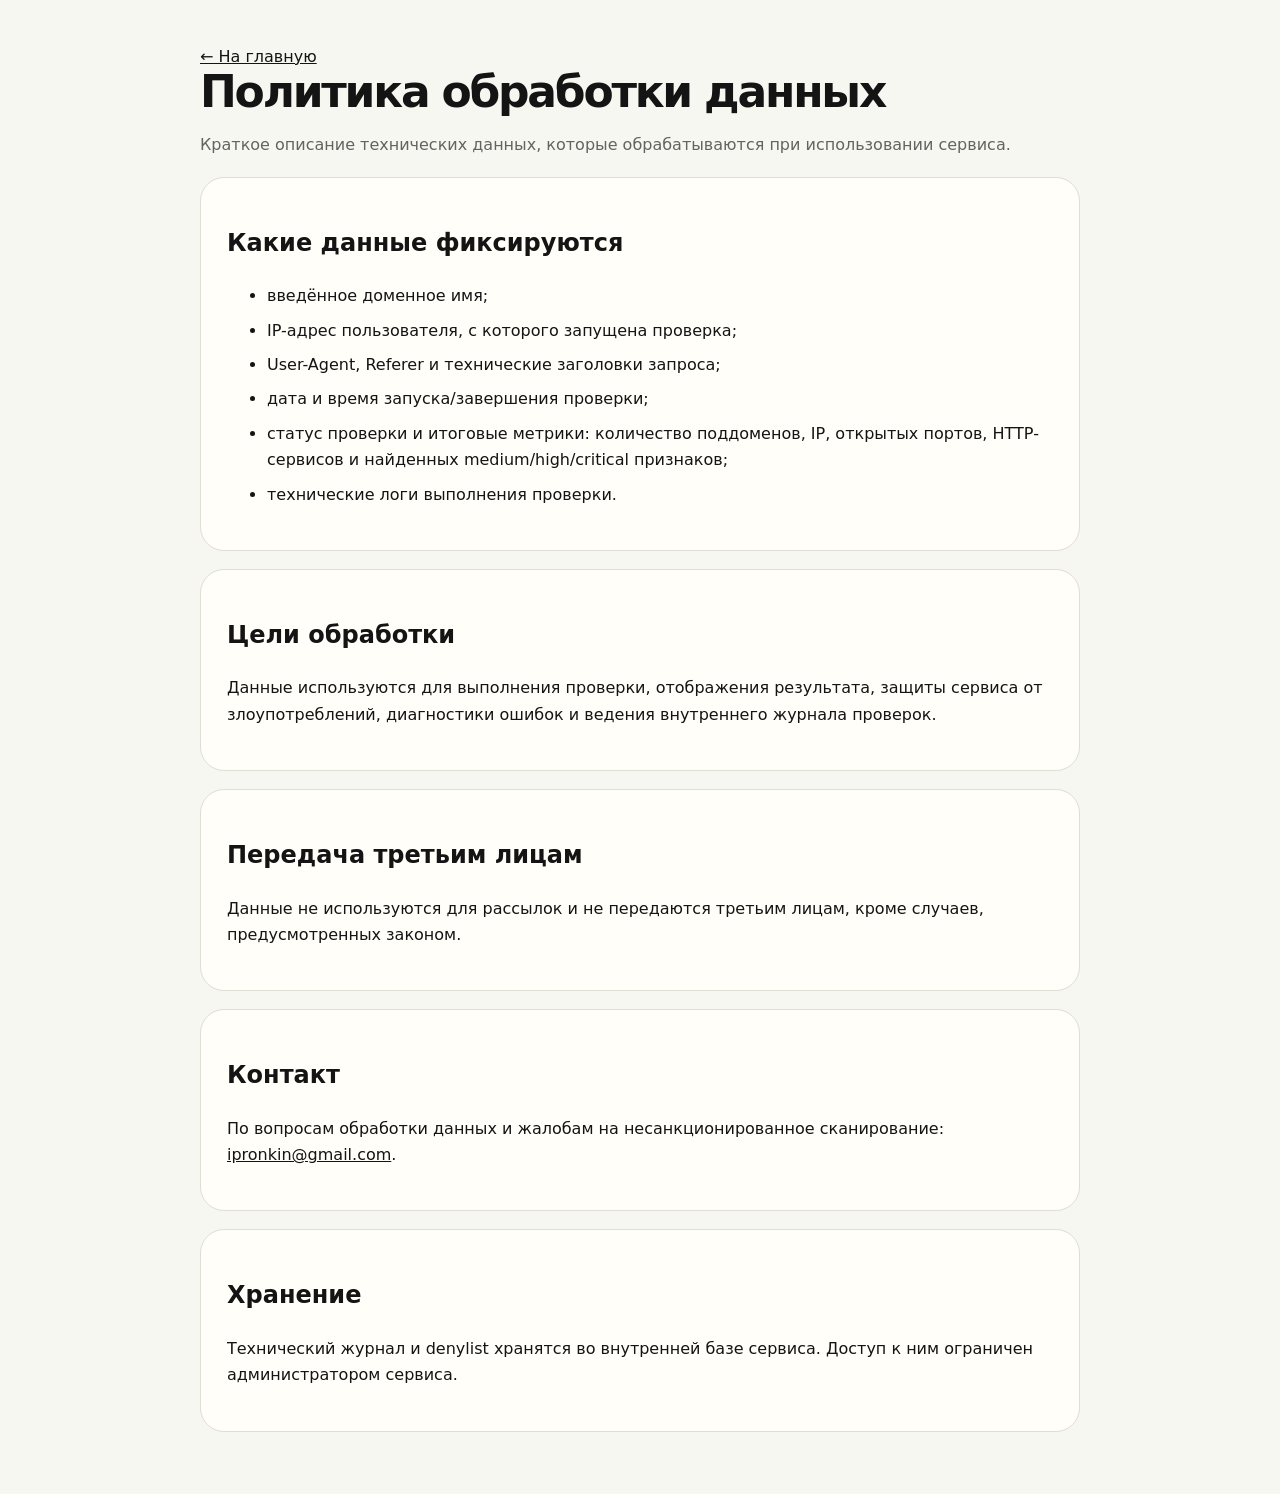
<file: audit/privacy/index.html>
<!doctype html><html lang="ru"><head><meta charset="utf-8"><meta name="viewport" content="width=device-width,initial-scale=1"><meta name="robots" content="noindex,nofollow"><link rel="icon" href="/favicon.svg" type="image/svg+xml"><title>Политика обработки данных | Domain Audit</title><style>body{margin:0;font-family:Inter,system-ui,-apple-system,Segoe UI,sans-serif;background:#f7f7f2;color:#141414;line-height:1.65}.wrap{width:min(880px,calc(100% - 36px));margin:0 auto;padding:44px 0}a{color:inherit}h1{font-size:44px;line-height:1;margin:0 0 18px;letter-spacing:-.05em}.card{background:#fffef8;border:1px solid #dfded3;border-radius:24px;padding:26px;margin:18px 0}li{margin:8px 0}.muted{color:#62645f}</style></head><body><main class="wrap"><a href="/">← На главную</a><h1>Политика обработки данных</h1><p class="muted">Краткое описание технических данных, которые обрабатываются при использовании сервиса.</p><div class="card"><h2>Какие данные фиксируются</h2><ul><li>введённое доменное имя;</li><li>IP-адрес пользователя, с которого запущена проверка;</li><li>User-Agent, Referer и технические заголовки запроса;</li><li>дата и время запуска/завершения проверки;</li><li>статус проверки и итоговые метрики: количество поддоменов, IP, открытых портов, HTTP-сервисов и найденных medium/high/critical признаков;</li><li>технические логи выполнения проверки.</li></ul></div><div class="card"><h2>Цели обработки</h2><p>Данные используются для выполнения проверки, отображения результата, защиты сервиса от злоупотреблений, диагностики ошибок и ведения внутреннего журнала проверок.</p></div><div class="card"><h2>Передача третьим лицам</h2><p>Данные не используются для рассылок и не передаются третьим лицам, кроме случаев, предусмотренных законом.</p></div><div class="card"><h2>Контакт</h2><p>По вопросам обработки данных и жалобам на несанкционированное сканирование: <a href="mailto:ipronkin@gmail.com">ipronkin@gmail.com</a>.</p></div><div class="card"><h2>Хранение</h2><p>Технический журнал и denylist хранятся во внутренней базе сервиса. Доступ к ним ограничен администратором сервиса.</p></div></main></body></html>
</file>
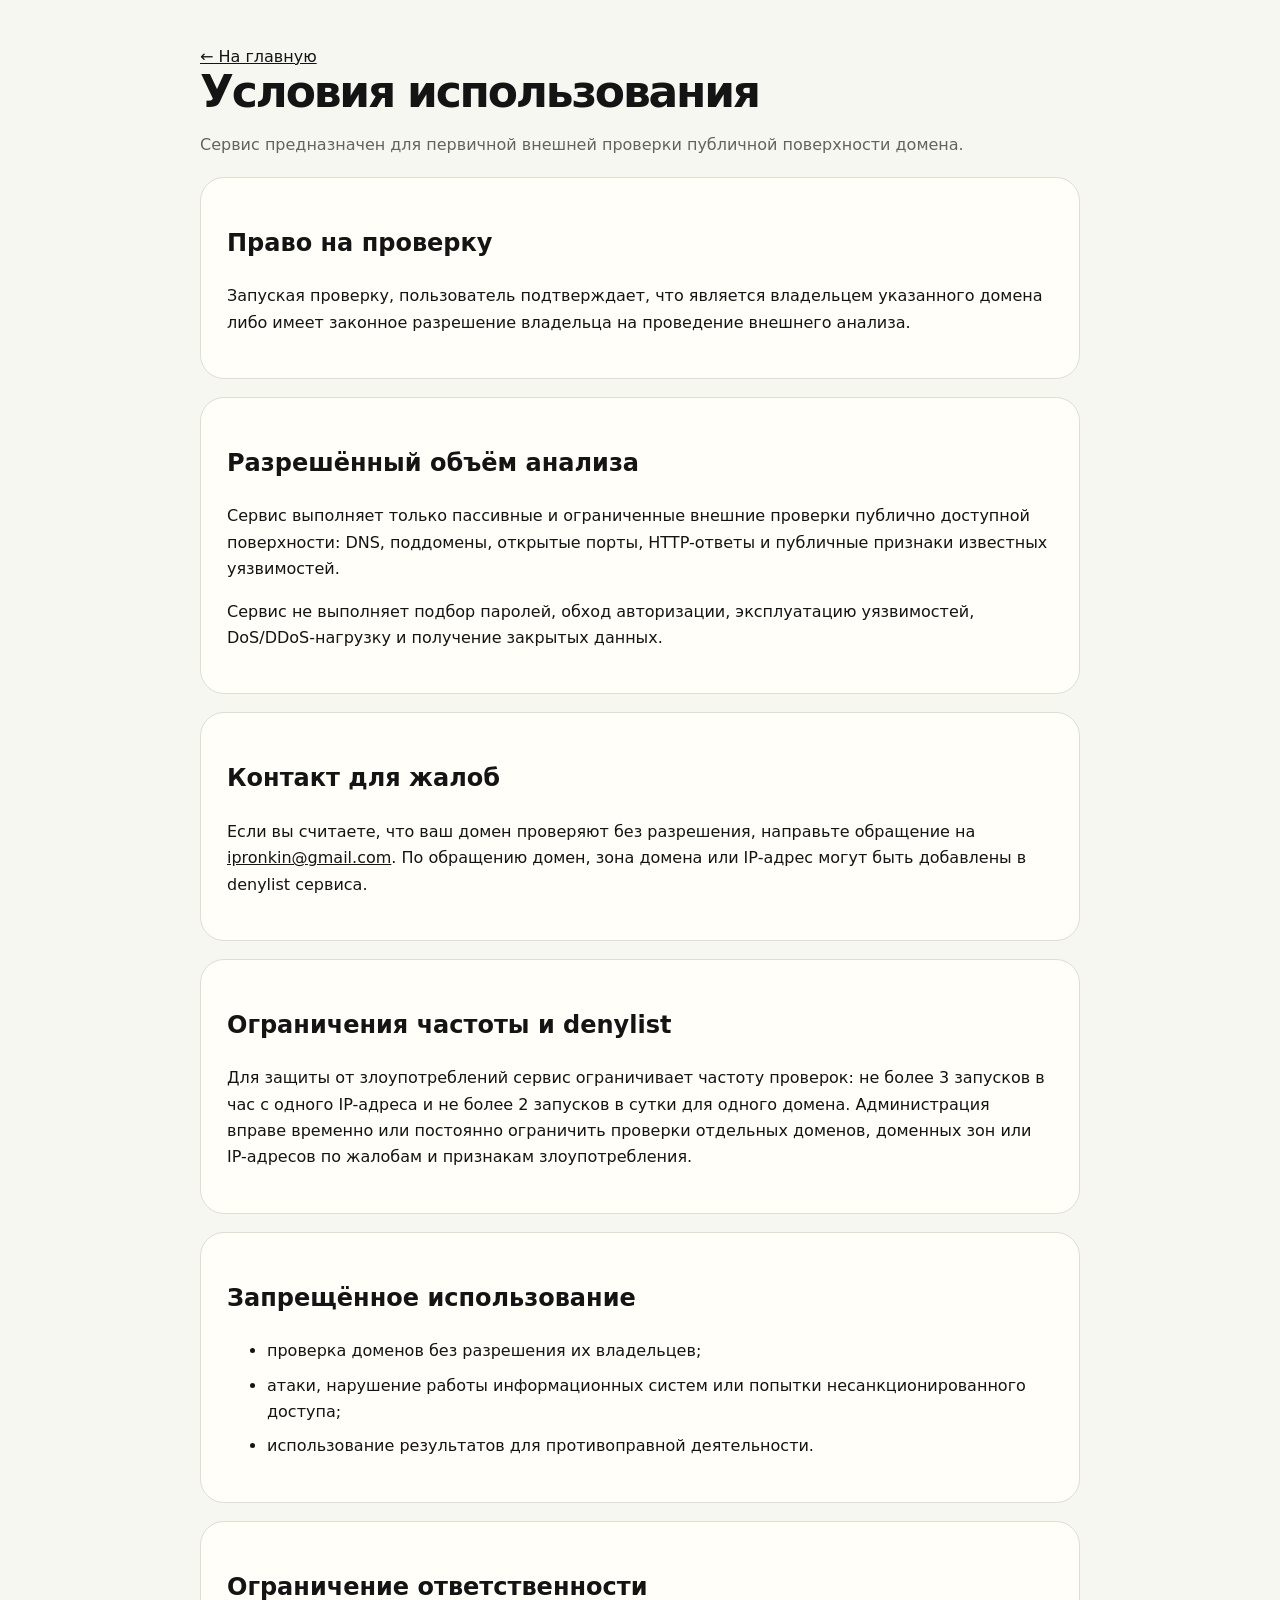
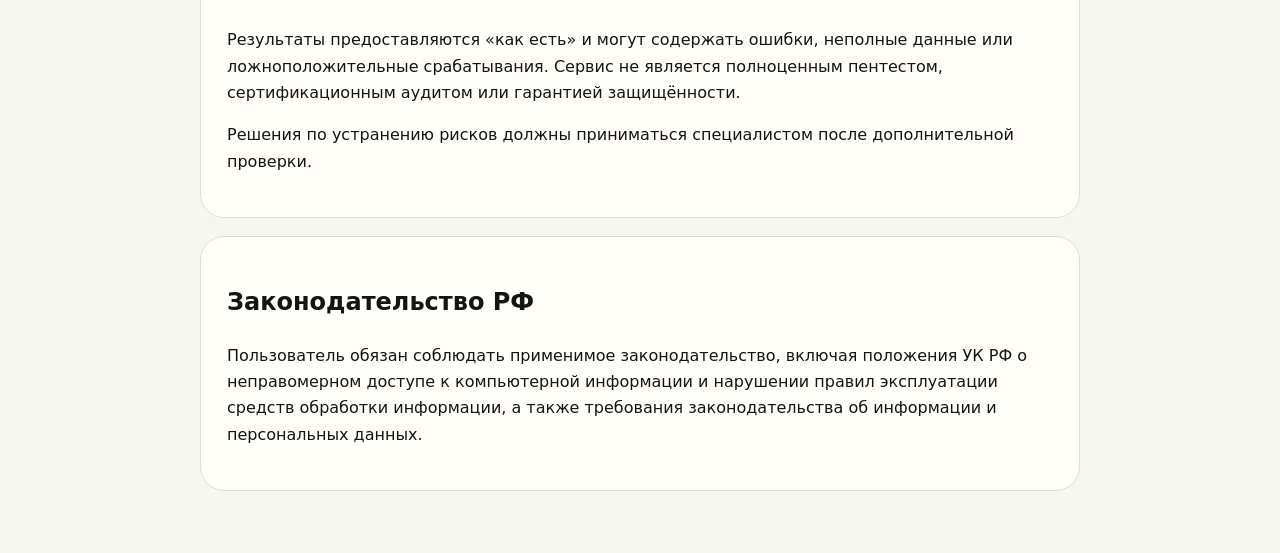
<file: audit/terms/index.html>
<!doctype html><html lang="ru"><head><meta charset="utf-8"><meta name="viewport" content="width=device-width,initial-scale=1"><meta name="robots" content="noindex,nofollow"><link rel="icon" href="/favicon.svg" type="image/svg+xml"><title>Условия использования | Domain Audit</title><style>body{margin:0;font-family:Inter,system-ui,-apple-system,Segoe UI,sans-serif;background:#f7f7f2;color:#141414;line-height:1.65}.wrap{width:min(880px,calc(100% - 36px));margin:0 auto;padding:44px 0}a{color:inherit}h1{font-size:44px;line-height:1;margin:0 0 18px;letter-spacing:-.05em}.card{background:#fffef8;border:1px solid #dfded3;border-radius:24px;padding:26px;margin:18px 0}li{margin:8px 0}.muted{color:#62645f}</style></head><body><main class="wrap"><a href="/">← На главную</a><h1>Условия использования</h1><p class="muted">Сервис предназначен для первичной внешней проверки публичной поверхности домена.</p><div class="card"><h2>Право на проверку</h2><p>Запуская проверку, пользователь подтверждает, что является владельцем указанного домена либо имеет законное разрешение владельца на проведение внешнего анализа.</p></div><div class="card"><h2>Разрешённый объём анализа</h2><p>Сервис выполняет только пассивные и ограниченные внешние проверки публично доступной поверхности: DNS, поддомены, открытые порты, HTTP-ответы и публичные признаки известных уязвимостей.</p><p>Сервис не выполняет подбор паролей, обход авторизации, эксплуатацию уязвимостей, DoS/DDoS-нагрузку и получение закрытых данных.</p></div><div class="card"><h2>Контакт для жалоб</h2><p>Если вы считаете, что ваш домен проверяют без разрешения, направьте обращение на <a href="mailto:ipronkin@gmail.com">ipronkin@gmail.com</a>. По обращению домен, зона домена или IP-адрес могут быть добавлены в denylist сервиса.</p></div><div class="card"><h2>Ограничения частоты и denylist</h2><p>Для защиты от злоупотреблений сервис ограничивает частоту проверок: не более 3 запусков в час с одного IP-адреса и не более 2 запусков в сутки для одного домена. Администрация вправе временно или постоянно ограничить проверки отдельных доменов, доменных зон или IP-адресов по жалобам и признакам злоупотребления.</p></div><div class="card"><h2>Запрещённое использование</h2><ul><li>проверка доменов без разрешения их владельцев;</li><li>атаки, нарушение работы информационных систем или попытки несанкционированного доступа;</li><li>использование результатов для противоправной деятельности.</li></ul></div><div class="card"><h2>Ограничение ответственности</h2><p>Результаты предоставляются «как есть» и могут содержать ошибки, неполные данные или ложноположительные срабатывания. Сервис не является полноценным пентестом, сертификационным аудитом или гарантией защищённости.</p><p>Решения по устранению рисков должны приниматься специалистом после дополнительной проверки.</p></div><div class="card"><h2>Законодательство РФ</h2><p>Пользователь обязан соблюдать применимое законодательство, включая положения УК РФ о неправомерном доступе к компьютерной информации и нарушении правил эксплуатации средств обработки информации, а также требования законодательства об информации и персональных данных.</p></div></main></body></html>
</file>
